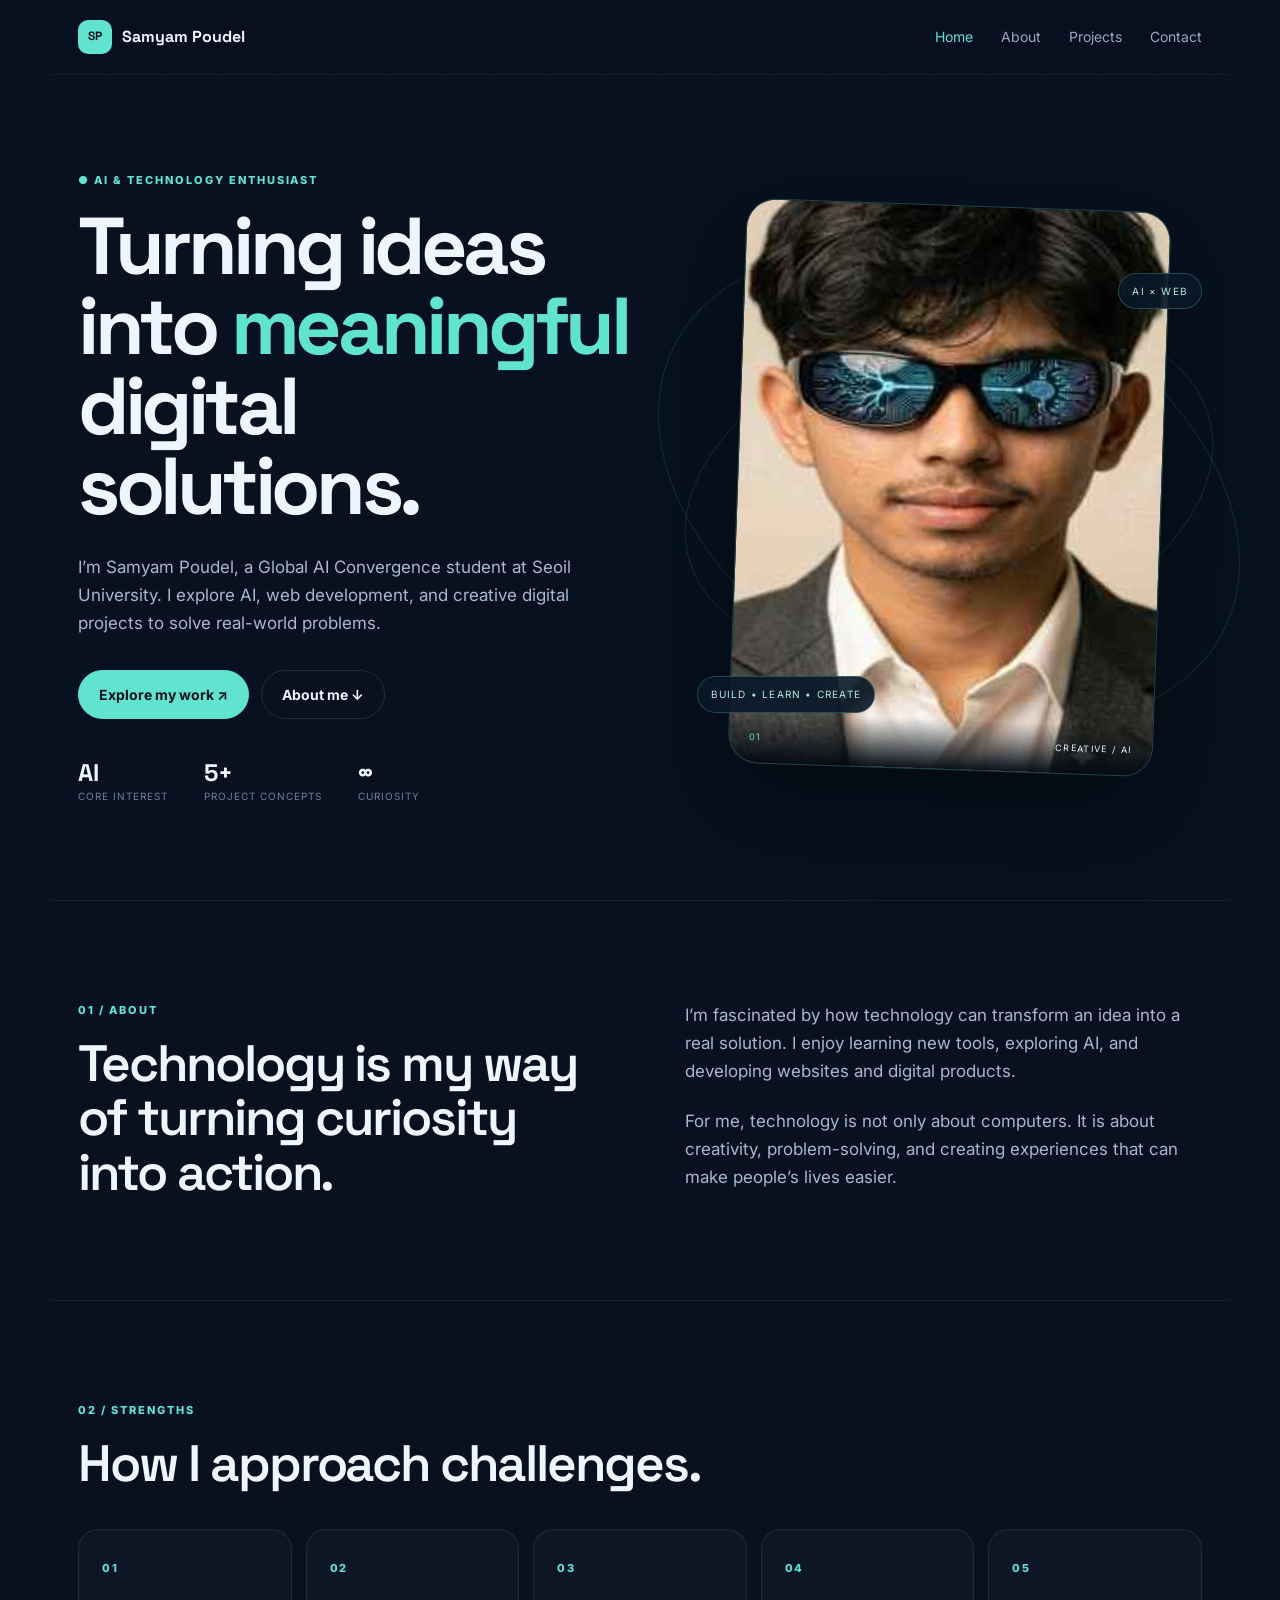
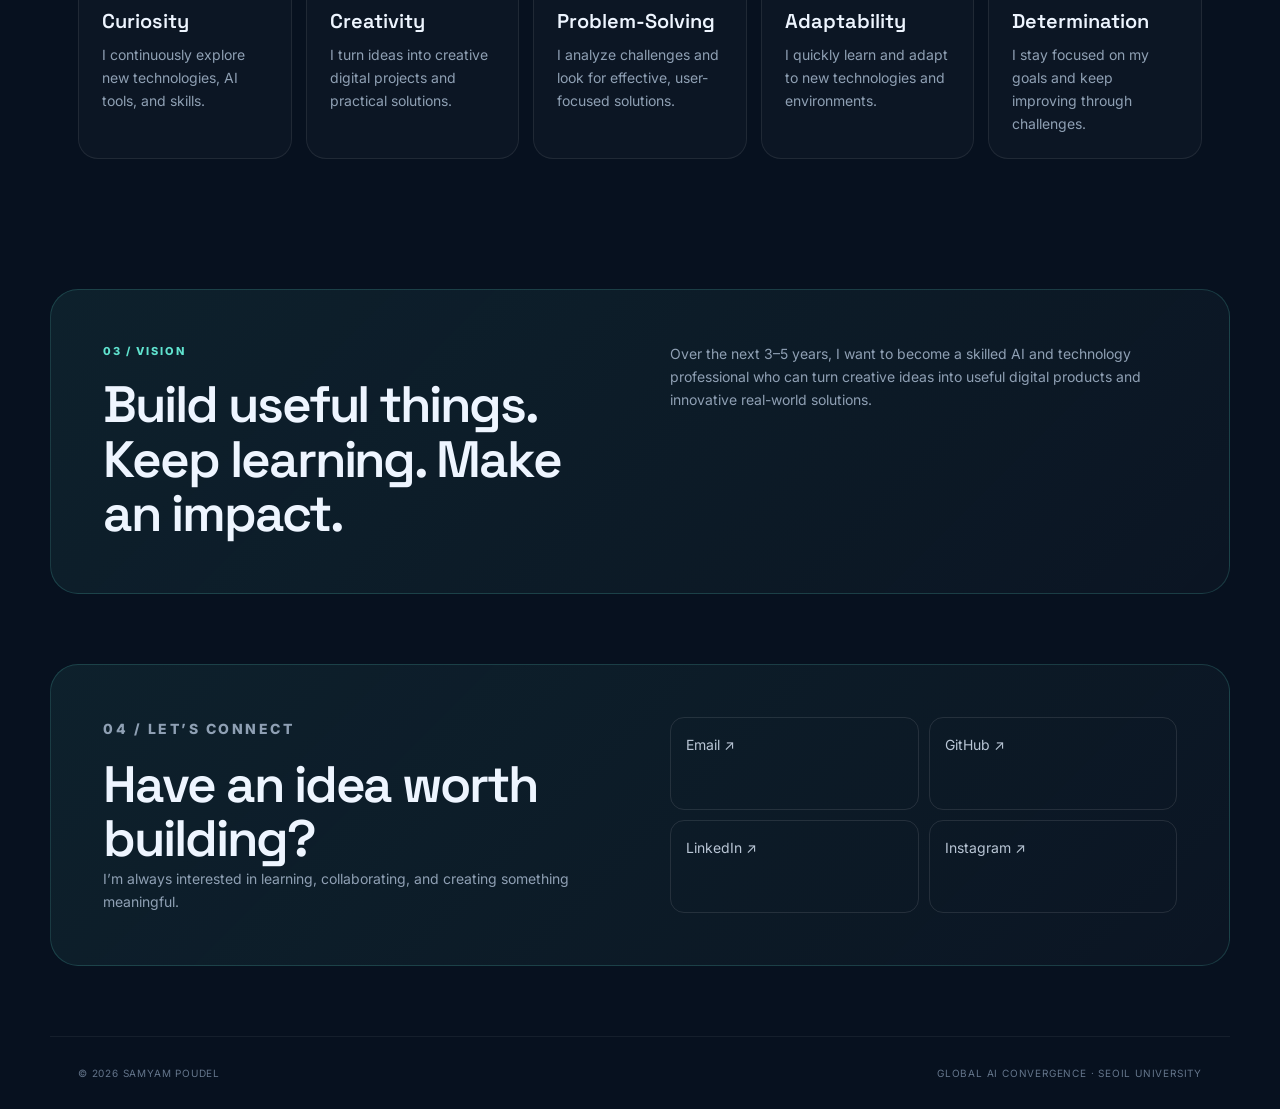
<file: index.html>
<!doctype html>
<html lang="en">
<head>
<meta charset="utf-8"><meta name="viewport" content="width=device-width,initial-scale=1">
<meta name="description" content="Samyam Poudel — AI & Technology enthusiast and Global AI Convergence student at Seoil University.">
<title>Samyam Poudel | AI & Technology</title>
<link rel="preconnect" href="https://fonts.googleapis.com"><link rel="preconnect" href="https://fonts.gstatic.com" crossorigin>
<link href="https://fonts.googleapis.com/css2?family=Inter:wght@400;500;600;700;800&family=Space+Grotesk:wght@500;600;700&display=swap" rel="stylesheet"><link rel="stylesheet" href="styles.css">
</head>
<body><div class="grid-bg"></div>
<header class="header"><a class="logo" href="index.html"><b>SP</b> Samyam Poudel</a><button class="menu" aria-label="Menu">☰</button>
<nav><a class="active" href="index.html">Home</a><a href="#about">About</a><a href="projects.html">Projects</a><a href="#contact">Contact</a></nav></header>
<main>
<section class="hero wrap"><div class="hero-copy reveal"><p class="eyebrow">● AI & TECHNOLOGY ENTHUSIAST</p><h1>Turning ideas into <em>meaningful</em> digital solutions.</h1><p class="lead">I’m Samyam Poudel, a Global AI Convergence student at Seoil University. I explore AI, web development, and creative digital projects to solve real-world problems.</p><div class="actions"><a class="btn primary" href="projects.html">Explore my work ↗</a><a class="btn" href="#about">About me ↓</a></div><div class="facts"><div><strong>AI</strong><small>Core interest</small></div><div><strong>5+</strong><small>Project concepts</small></div><div><strong>∞</strong><small>Curiosity</small></div></div></div>
<div class="hero-photo reveal"><div class="ring r1"></div><div class="ring r2"></div><div class="photo"><img src="assets/profile.jpg" alt="Samyam Poudel profile portrait"><div class="photo-tag"><span>01</span><span>CREATIVE / AI</span></div></div><span class="chip top">AI × WEB</span><span class="chip bottom">BUILD • LEARN • CREATE</span></div></section>
<section id="about" class="wrap section split"><div><p class="eyebrow">01 / ABOUT</p><h2>Technology is my way of turning curiosity into action.</h2></div><div class="copy"><p>I’m fascinated by how technology can transform an idea into a real solution. I enjoy learning new tools, exploring AI, and developing websites and digital products.</p><p>For me, technology is not only about computers. It is about creativity, problem-solving, and creating experiences that can make people’s lives easier.</p></div></section>
<section class="wrap section"><p class="eyebrow">02 / STRENGTHS</p><h2>How I approach challenges.</h2><div class="strengths"><article><span>01</span><h3>Curiosity</h3><p>I continuously explore new technologies, AI tools, and skills.</p></article><article><span>02</span><h3>Creativity</h3><p>I turn ideas into creative digital projects and practical solutions.</p></article><article><span>03</span><h3>Problem-Solving</h3><p>I analyze challenges and look for effective, user-focused solutions.</p></article><article><span>04</span><h3>Adaptability</h3><p>I quickly learn and adapt to new technologies and environments.</p></article><article><span>05</span><h3>Determination</h3><p>I stay focused on my goals and keep improving through challenges.</p></article></div></section>
<section class="wrap section vision"><div><p class="eyebrow">03 / VISION</p><h2>Build useful things. Keep learning. Make an impact.</h2></div><p>Over the next 3–5 years, I want to become a skilled AI and technology professional who can turn creative ideas into useful digital products and innovative real-world solutions.</p></section>
<section id="contact" class="wrap section contact"><div><p class="eyebrow">04 / LET’S CONNECT</p><h2>Have an idea worth building?</h2><p>I’m always interested in learning, collaborating, and creating something meaningful.</p></div><div class="links"><a href="mailto:202601532@g.seoil.ac.kr">Email ↗</a><a href="https://github.com/samyamx7" target="_blank" rel="noopener">GitHub ↗</a><a href="https://www.linkedin.com/in/%ED%95%99%EC%83%9D-%EA%B8%80%EB%A1%9C%EB%B2%8Cai%EC%9C%B5%ED%95%A9%ED%95%99%EA%B3%BC-samyam-poudel-710a57441" target="_blank" rel="noopener">LinkedIn ↗</a><a href="https://www.instagram.com/samyamx" target="_blank" rel="noopener">Instagram ↗</a></div></section>
</main><footer><span>© 2026 Samyam Poudel</span><span>Global AI Convergence · Seoil University</span></footer><script src="script.js"></script></body></html>
</file>
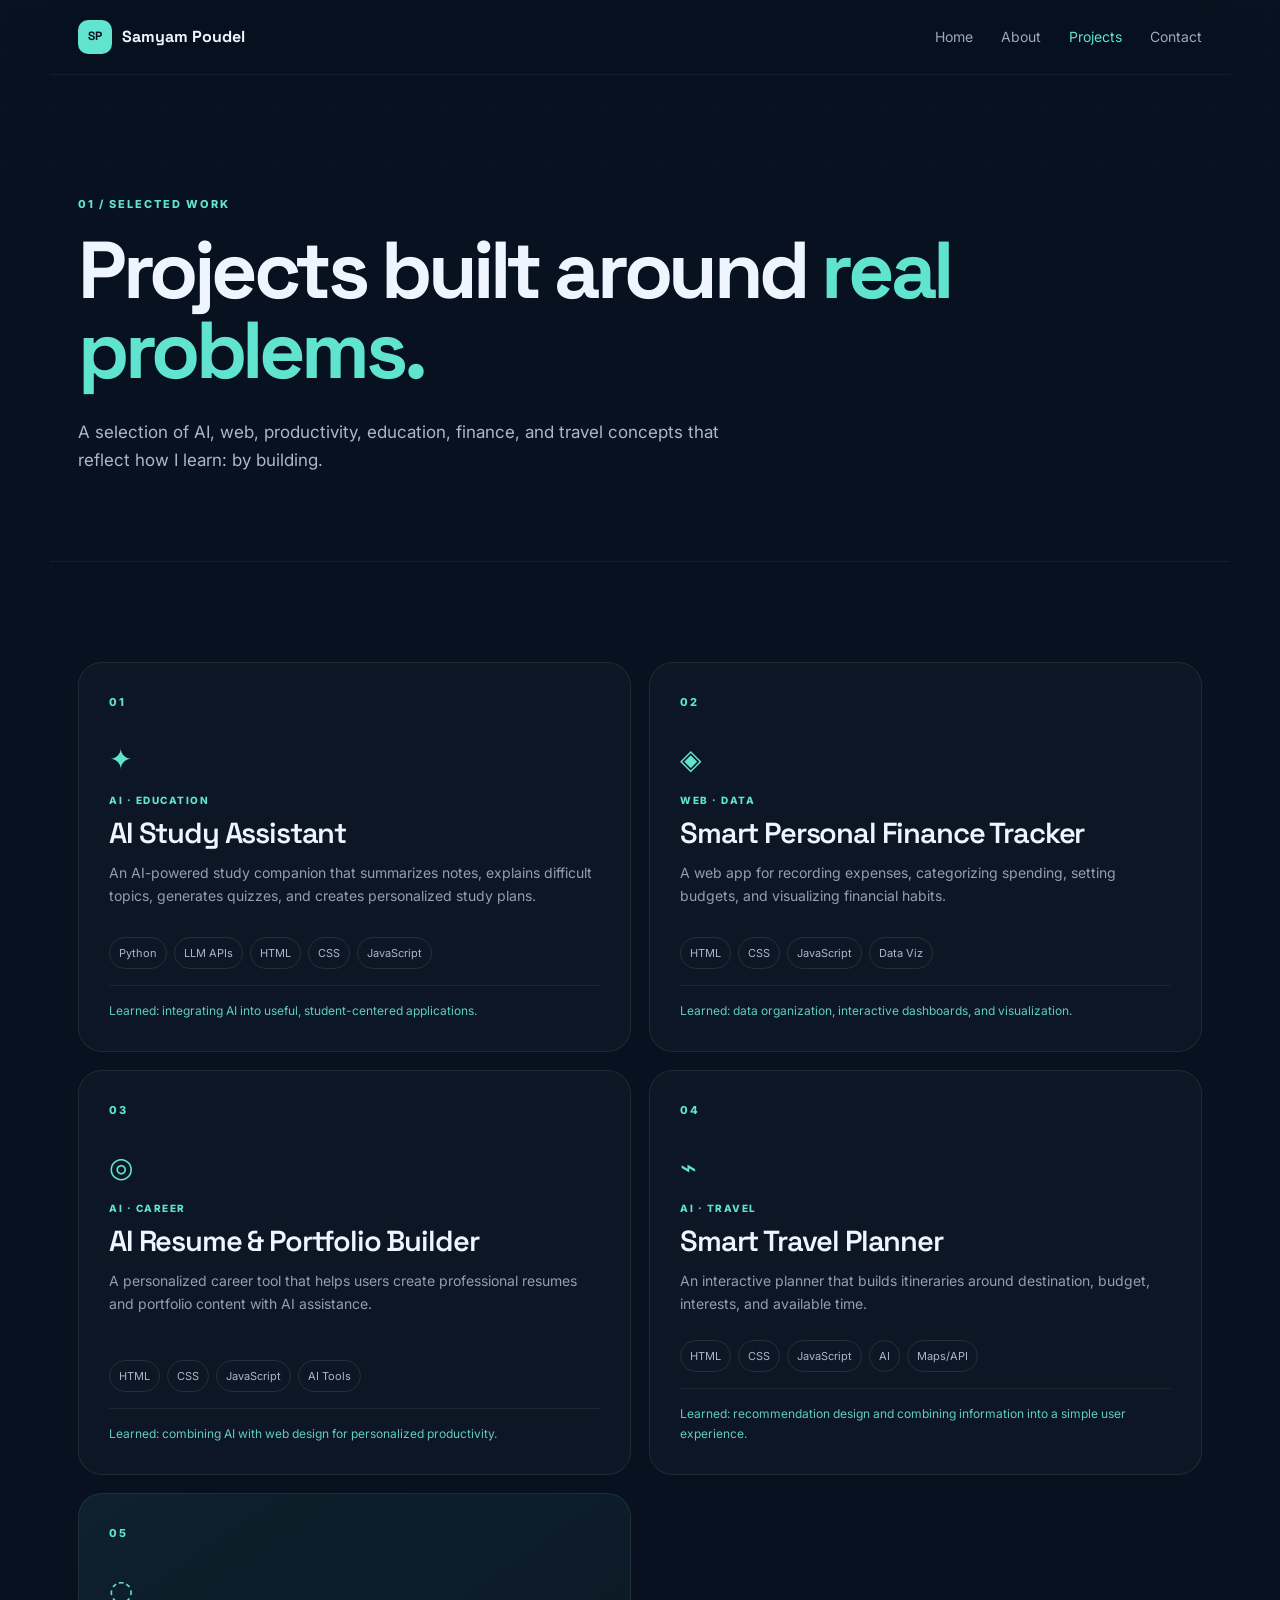
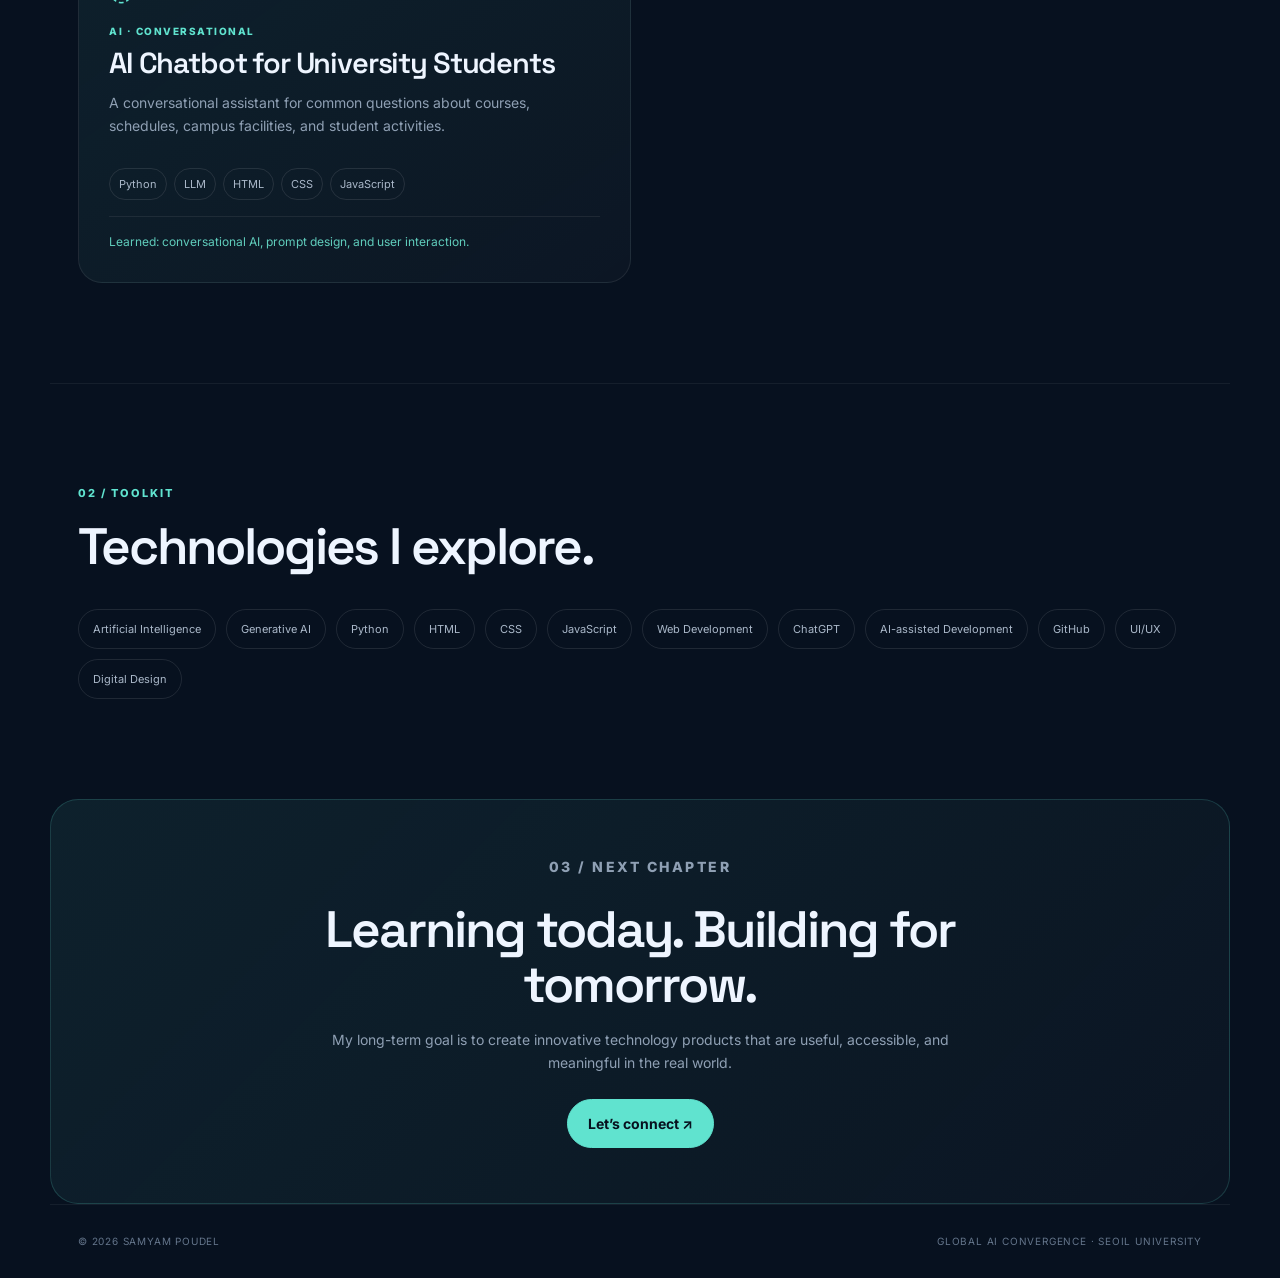
<file: projects.html>
<!doctype html><html lang="en"><head><meta charset="utf-8"><meta name="viewport" content="width=device-width,initial-scale=1"><meta name="description" content="AI and web projects by Samyam Poudel."><title>Projects | Samyam Poudel</title><link rel="preconnect" href="https://fonts.googleapis.com"><link rel="preconnect" href="https://fonts.gstatic.com" crossorigin><link href="https://fonts.googleapis.com/css2?family=Inter:wght@400;500;600;700;800&family=Space+Grotesk:wght@500;600;700&display=swap" rel="stylesheet"><link rel="stylesheet" href="styles.css"></head><body><div class="grid-bg"></div><header class="header"><a class="logo" href="index.html"><b>SP</b> Samyam Poudel</a><button class="menu" aria-label="Menu">☰</button><nav><a href="index.html">Home</a><a href="index.html#about">About</a><a class="active" href="projects.html">Projects</a><a href="index.html#contact">Contact</a></nav></header><main><section class="wrap page-head"><p class="eyebrow">01 / SELECTED WORK</p><h1>Projects built around <em>real problems.</em></h1><p class="lead narrow">A selection of AI, web, productivity, education, finance, and travel concepts that reflect how I learn: by building.</p></section><section class="wrap section"><div class="projects"><article class="project"><span class="num">01</span><span class="icon">✦</span><p class="tag">AI · EDUCATION</p><h2>AI Study Assistant</h2><p>An AI-powered study companion that summarizes notes, explains difficult topics, generates quizzes, and creates personalized study plans.</p><div class="tech"><i>Python</i><i>LLM APIs</i><i>HTML</i><i>CSS</i><i>JavaScript</i></div><small>Learned: integrating AI into useful, student-centered applications.</small></article><article class="project"><span class="num">02</span><span class="icon">◈</span><p class="tag">WEB · DATA</p><h2>Smart Personal Finance Tracker</h2><p>A web app for recording expenses, categorizing spending, setting budgets, and visualizing financial habits.</p><div class="tech"><i>HTML</i><i>CSS</i><i>JavaScript</i><i>Data Viz</i></div><small>Learned: data organization, interactive dashboards, and visualization.</small></article><article class="project"><span class="num">03</span><span class="icon">◎</span><p class="tag">AI · CAREER</p><h2>AI Resume & Portfolio Builder</h2><p>A personalized career tool that helps users create professional resumes and portfolio content with AI assistance.</p><div class="tech"><i>HTML</i><i>CSS</i><i>JavaScript</i><i>AI Tools</i></div><small>Learned: combining AI with web design for personalized productivity.</small></article><article class="project"><span class="num">04</span><span class="icon">⌁</span><p class="tag">AI · TRAVEL</p><h2>Smart Travel Planner</h2><p>An interactive planner that builds itineraries around destination, budget, interests, and available time.</p><div class="tech"><i>HTML</i><i>CSS</i><i>JavaScript</i><i>AI</i><i>Maps/API</i></div><small>Learned: recommendation design and combining information into a simple user experience.</small></article><article class="project featured"><span class="num">05</span><span class="icon">◌</span><p class="tag">AI · CONVERSATIONAL</p><h2>AI Chatbot for University Students</h2><p>A conversational assistant for common questions about courses, schedules, campus facilities, and student activities.</p><div class="tech"><i>Python</i><i>LLM</i><i>HTML</i><i>CSS</i><i>JavaScript</i></div><small>Learned: conversational AI, prompt design, and user interaction.</small></article></div></section><section class="wrap section"><p class="eyebrow">02 / TOOLKIT</p><h2>Technologies I explore.</h2><div class="cloud"><span>Artificial Intelligence</span><span>Generative AI</span><span>Python</span><span>HTML</span><span>CSS</span><span>JavaScript</span><span>Web Development</span><span>ChatGPT</span><span>AI-assisted Development</span><span>GitHub</span><span>UI/UX</span><span>Digital Design</span></div></section><section class="wrap section cta"><p class="eyebrow">03 / NEXT CHAPTER</p><h2>Learning today. Building for tomorrow.</h2><p>My long-term goal is to create innovative technology products that are useful, accessible, and meaningful in the real world.</p><a class="btn primary" href="index.html#contact">Let’s connect ↗</a></section></main><footer><span>© 2026 Samyam Poudel</span><span>Global AI Convergence · Seoil University</span></footer><script src="script.js"></script></body></html>
</file>
<file: styles.css>
*{box-sizing:border-box;margin:0;padding:0}html{scroll-behavior:smooth}body{font-family:Inter,Arial,sans-serif;background:#07111f;color:#eef5ff;line-height:1.65;overflow-x:hidden}.grid-bg{position:fixed;inset:0;z-index:-1;opacity:.22;background-image:linear-gradient(rgba(96,227,207,.08) 1px,transparent 1px),linear-gradient(90deg,rgba(96,227,207,.08) 1px,transparent 1px);background-size:55px 55px;mask-image:linear-gradient(#000,transparent 85%)}a{color:inherit;text-decoration:none}.wrap{max-width:1180px;margin:auto;padding-left:28px;padding-right:28px}.header{position:sticky;top:0;z-index:20;max-width:1180px;margin:auto;padding:20px 28px;display:flex;justify-content:space-between;align-items:center;background:rgba(7,17,31,.78);backdrop-filter:blur(18px);border-bottom:1px solid rgba(255,255,255,.06)}.logo{font-family:"Space Grotesk";font-weight:700;display:flex;gap:10px;align-items:center}.logo b{display:grid;place-items:center;width:34px;height:34px;border-radius:10px;background:#60e3cf;color:#07111f;font-size:12px}.header nav{display:flex;gap:28px;color:#9baabd;font-size:14px}.header nav a:hover,.header nav .active{color:#60e3cf}.menu{display:none;background:none;border:0;color:white;font-size:24px}.hero{min-height:calc(100vh - 75px);display:grid;grid-template-columns:1.05fr .95fr;gap:60px;align-items:center;padding-top:70px;padding-bottom:70px}.eyebrow{font-size:11px;letter-spacing:.18em;font-weight:800;color:#60e3cf;margin-bottom:18px}.hero h1,.page-head h1{font-family:"Space Grotesk";font-size:clamp(50px,6.3vw,84px);line-height:.99;letter-spacing:-.055em}.hero h1 em,.page-head h1 em{font-style:normal;color:#60e3cf}.lead{max-width:660px;color:#aab8c9;font-size:17px;margin:27px 0}.narrow{max-width:680px}.actions{display:flex;gap:12px;flex-wrap:wrap;margin:32px 0}.btn{display:inline-block;padding:12px 20px;border:1px solid rgba(255,255,255,.12);border-radius:999px;font-size:14px;font-weight:700;transition:.25s}.btn.primary{background:#60e3cf;color:#07111f;border-color:#60e3cf}.btn:hover{transform:translateY(-3px)}.btn.primary:hover{box-shadow:0 14px 38px rgba(96,227,207,.2)}.facts{display:flex;gap:36px;margin-top:38px}.facts div{display:flex;flex-direction:column}.facts strong{font:700 24px "Space Grotesk"}.facts small{font-size:10px;letter-spacing:.1em;text-transform:uppercase;color:#718197}.hero-photo{min-height:610px;display:grid;place-items:center;position:relative}.photo{width:min(430px,84%);border-radius:30px;overflow:hidden;border:1px solid rgba(96,227,207,.25);box-shadow:0 35px 90px rgba(0,0,0,.45);transform:rotate(2deg);position:relative}.photo img{display:block;width:100%;aspect-ratio:3/4;object-fit:cover}.photo-tag{position:absolute;bottom:0;left:0;right:0;padding:18px 20px;display:flex;justify-content:space-between;background:linear-gradient(transparent,rgba(3,10,19,.95));font-size:9px;letter-spacing:.15em}.photo-tag span:first-child{color:#60e3cf}.ring{position:absolute;border:1px solid rgba(96,227,207,.14);border-radius:50%}.r1{width:540px;height:330px;transform:rotate(-15deg)}.r2{width:620px;height:420px;transform:rotate(28deg)}.chip{position:absolute;background:rgba(9,24,40,.9);border:1px solid rgba(96,227,207,.25);padding:9px 13px;border-radius:999px;color:#aeece2;font-size:10px;letter-spacing:.12em}.chip.top{top:90px;right:0}.chip.bottom{bottom:80px;left:0}.section{padding-top:100px;padding-bottom:100px;border-top:1px solid rgba(255,255,255,.06)}.split{display:grid;grid-template-columns:1fr 1fr;gap:90px}.section h2,.vision h2,.contact h2,.cta h2{font:600 clamp(32px,4vw,54px)/1.06 "Space Grotesk";letter-spacing:-.04em}.copy{color:#aab8c9;font-size:17px}.copy p+p{margin-top:22px}.strengths{display:grid;grid-template-columns:repeat(5,1fr);gap:14px;margin-top:38px}.strengths article{padding:23px;border:1px solid rgba(255,255,255,.08);border-radius:20px;background:rgba(255,255,255,.025);transition:.3s}.strengths article:hover{transform:translateY(-5px);border-color:rgba(96,227,207,.3)}.strengths span,.num{color:#60e3cf;font-size:11px;letter-spacing:.15em;font-weight:800}.strengths h3{font:600 20px "Space Grotesk";margin:28px 0 9px}.strengths p,.vision>p,.contact p,.cta p{color:#8fa0b4;font-size:14px}.vision,.contact{display:grid;grid-template-columns:1fr 1fr;gap:60px;padding:52px;border:1px solid rgba(96,227,207,.18);border-radius:28px;background:linear-gradient(135deg,rgba(96,227,207,.08),rgba(255,255,255,.02));margin-top:30px;margin-bottom:70px}.page-head{padding-top:120px;padding-bottom:60px}.projects{display:grid;grid-template-columns:repeat(2,1fr);gap:18px}.project{min-height:390px;padding:30px;border:1px solid rgba(255,255,255,.08);border-radius:24px;background:rgba(255,255,255,.025);display:flex;flex-direction:column;transition:.3s}.project:hover{transform:translateY(-6px);border-color:rgba(96,227,207,.3)}.project.featured{background:linear-gradient(145deg,rgba(96,227,207,.08),rgba(255,255,255,.025))}.icon{display:block;color:#60e3cf;font-size:28px;margin:25px 0 10px}.tag{font-size:10px!important;letter-spacing:.15em;color:#60e3cf!important;font-weight:800}.project h2{font:600 29px/1.1 "Space Grotesk";margin:8px 0 12px}.project>p:not(.tag){color:#8fa0b4;font-size:14px}.tech{display:flex;gap:7px;flex-wrap:wrap;margin-top:auto;padding-top:25px}.tech i,.cloud span{font-style:normal;font-size:11px;color:#aab8c9;border:1px solid rgba(255,255,255,.1);border-radius:999px;padding:6px 9px}.project>small{margin-top:16px;padding-top:15px;border-top:1px solid rgba(255,255,255,.07);color:#60cdbc;font-size:12px}.cloud{display:flex;flex-wrap:wrap;gap:10px;margin-top:35px}.cloud span{padding:10px 14px}.cta{margin-top:0;text-align:center;padding:55px 30px!important;border:1px solid rgba(96,227,207,.18);border-radius:28px;background:linear-gradient(135deg,rgba(96,227,207,.08),rgba(255,255,255,.02))}.cta h2{max-width:700px;margin:0 auto 16px}.cta p{max-width:650px;margin:0 auto 25px}.links{display:grid;grid-template-columns:1fr 1fr;gap:10px}.links a{padding:15px;border:1px solid rgba(255,255,255,.1);border-radius:14px;color:#b9c6d5;font-size:14px}.links a:hover{border-color:#60e3cf;color:#60e3cf}footer{max-width:1180px;margin:auto;padding:28px;border-top:1px solid rgba(255,255,255,.06);display:flex;justify-content:space-between;color:#64758b;font-size:10px;letter-spacing:.08em;text-transform:uppercase}.reveal{opacity:0;transform:translateY(18px);transition:.7s}.reveal.visible{opacity:1;transform:none}@media(max-width:900px){.hero,.split,.vision,.contact{grid-template-columns:1fr}.hero-photo{min-height:520px}.strengths{grid-template-columns:repeat(2,1fr)}.projects{grid-template-columns:1fr}.vision,.contact{gap:25px}}@media(max-width:650px){.header{padding:16px 20px}.menu{display:block}.header nav{display:none;position:absolute;top:70px;left:15px;right:15px;padding:12px;flex-direction:column;gap:0;background:#0a1828;border:1px solid rgba(255,255,255,.1);border-radius:18px}.header nav.open{display:flex}.header nav a{padding:11px}.wrap{padding-left:20px;padding-right:20px}.hero{padding-top:50px}.hero h1,.page-head h1{font-size:48px}.hero-photo{min-height:440px}.photo{width:82%}.r1{width:360px;height:250px}.r2{width:410px;height:320px}.chip.top{right:0}.chip.bottom{left:0}.facts{gap:22px}.strengths{grid-template-columns:1fr}.section{padding-top:75px;padding-bottom:75px}.vision,.contact{padding:30px 24px;margin-bottom:50px}.links{grid-template-columns:1fr}footer{flex-direction:column;gap:8px}}
</file>
